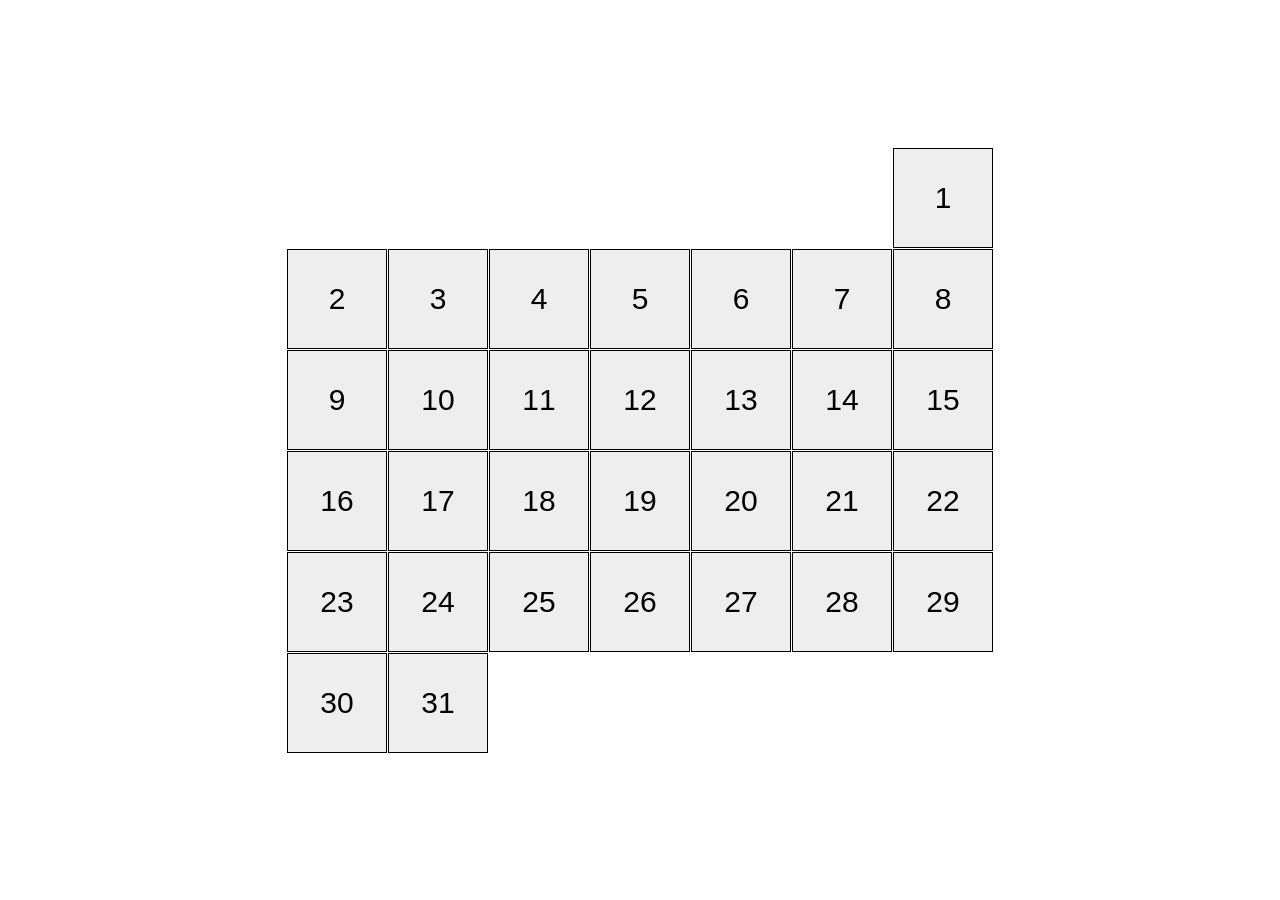
<file: index.html>
<!doctype html><html lang="en"><head><meta charset="utf-8"><meta name="viewport" content="width=device-width, initial-scale=1.0"><title>Calendar</title><link rel="stylesheet" href="index.058d3c4c.css"></head><body> <div class="calendar calendar--month-length-31 calendar--start-day-sun"> <div class="calendar__day"></div> <div class="calendar__day"></div> <div class="calendar__day"></div> <div class="calendar__day"></div> <div class="calendar__day"></div> <div class="calendar__day"></div> <div class="calendar__day"></div> <div class="calendar__day"></div> <div class="calendar__day"></div> <div class="calendar__day"></div> <div class="calendar__day"></div> <div class="calendar__day"></div> <div class="calendar__day"></div> <div class="calendar__day"></div> <div class="calendar__day"></div> <div class="calendar__day"></div> <div class="calendar__day"></div> <div class="calendar__day"></div> <div class="calendar__day"></div> <div class="calendar__day"></div> <div class="calendar__day"></div> <div class="calendar__day"></div> <div class="calendar__day"></div> <div class="calendar__day"></div> <div class="calendar__day"></div> <div class="calendar__day"></div> <div class="calendar__day"></div> <div class="calendar__day"></div> <div class="calendar__day"></div> <div class="calendar__day"></div> <div class="calendar__day"></div> <div class="calendar__day"></div> <div class="calendar__day"></div> <div class="calendar__day"></div> <div class="calendar__day"></div> <div class="calendar__day"></div> <div class="calendar__day"></div> <div class="calendar__day"></div> <div class="calendar__day"></div> <div class="calendar__day"></div> <div class="calendar__day"></div> <div class="calendar__day"></div> </div> </body></html>
</file>
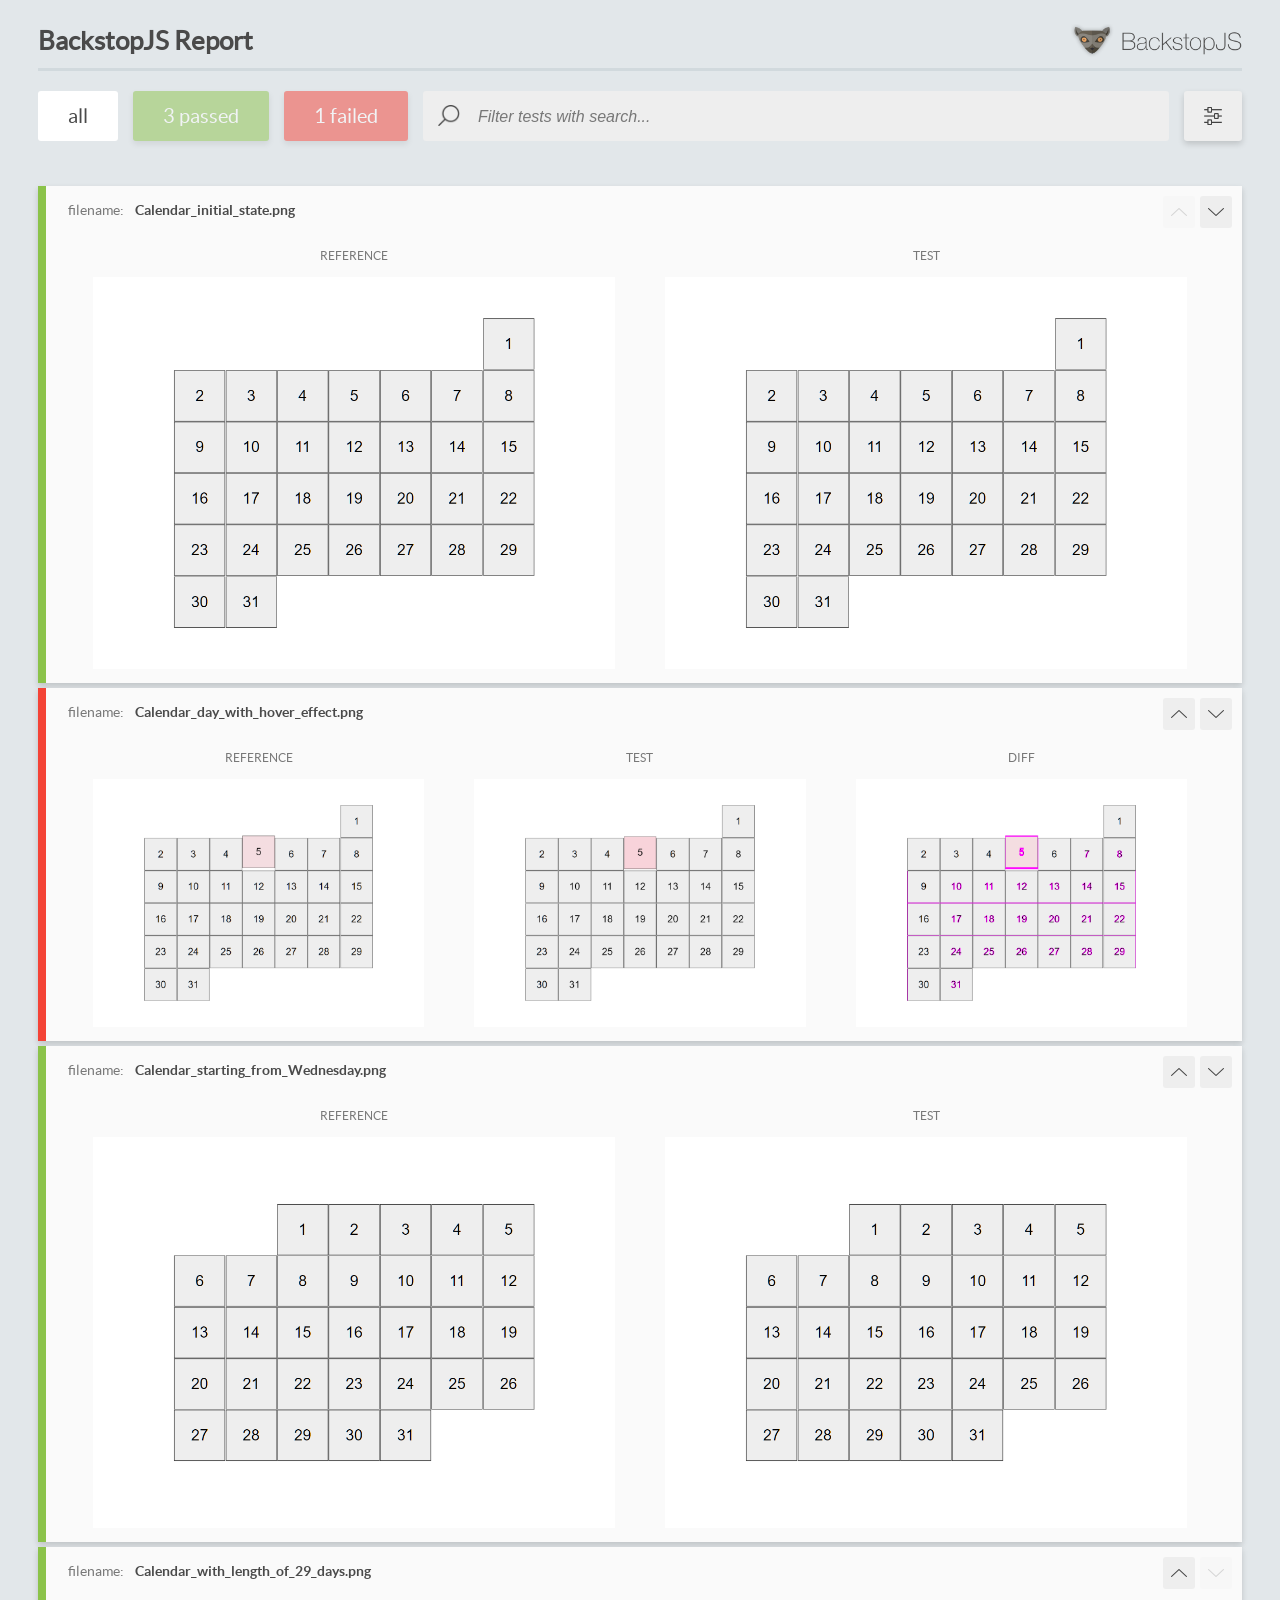
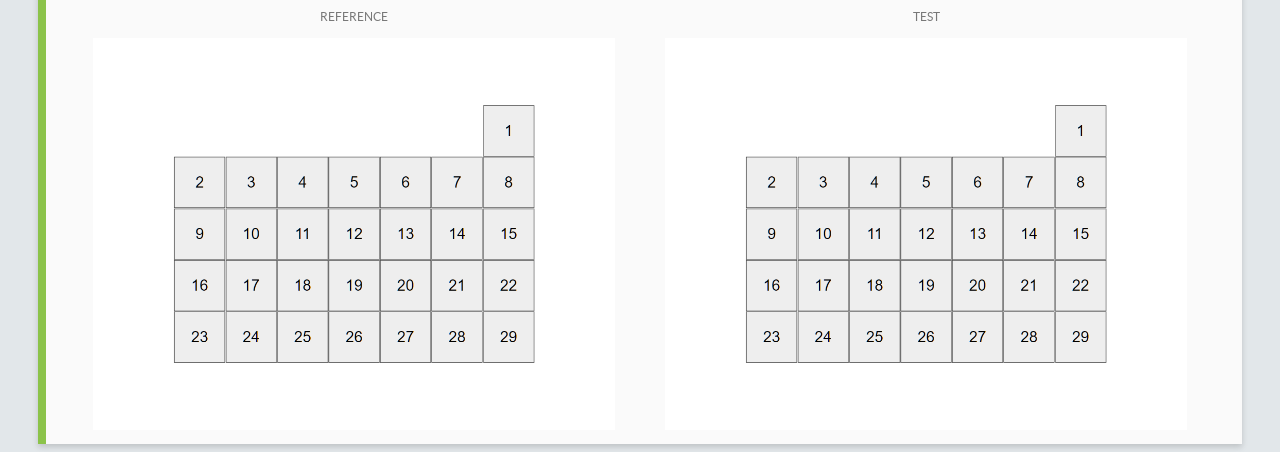
<file: report/html_report/index.html>
<!DOCTYPE html>
<html>
  <head>
    <meta charset="utf-8">
    <!-- Disable Cache -->
    <meta http-equiv="Cache-Control" content="no-cache, no-store, must-revalidate">
    <meta http-equiv="Pragma" content="no-cache">
    <meta http-equiv="Expires" content="0">

    <title>BackstopJS Report</title>

    <style>
      @font-face {
          font-family: 'latoregular';
          src: url('./assets/fonts/lato-regular-webfont.woff2') format('woff2'),
              url('./assets/fonts/lato-regular-webfont.woff') format('woff');
          font-weight: 400;
          font-style: normal;
      }
      @font-face {
          font-family: 'latobold';
          src: url('./assets/fonts/lato-bold-webfont.woff2') format('woff2'),
              url('./assets/fonts/lato-bold-webfont.woff') format('woff');
          font-weight: 700;
          font-style: normal;
      }

      .ReactModal__Body--open {
          overflow: hidden;
      }
      .ReactModal__Body--open .header {
        display: none;
      }

    </style>
  </head>
  <body style="background-color: #E2E7EA">
    <div id="root">

    </div>
    <script>
      function report (report) { // eslint-disable-line no-unused-vars
        window.tests = report;
      }
    </script>
    <script src="config.js"></script>
    <script src="index_bundle.js"></script>
  </body>
</html>
</file>
<file: index.058d3c4c.css>
.calendar__day:first-child:before{content:"1";font-family:Arial,sans-serif;font-size:30px;position:absolute;top:50%;left:50%;transform:translate(-50%,-50%)}.calendar__day:nth-child(2):before{content:"2";font-family:Arial,sans-serif;font-size:30px;position:absolute;top:50%;left:50%;transform:translate(-50%,-50%)}.calendar__day:nth-child(3):before{content:"3";font-family:Arial,sans-serif;font-size:30px;position:absolute;top:50%;left:50%;transform:translate(-50%,-50%)}.calendar__day:nth-child(4):before{content:"4";font-family:Arial,sans-serif;font-size:30px;position:absolute;top:50%;left:50%;transform:translate(-50%,-50%)}.calendar__day:nth-child(5):before{content:"5";font-family:Arial,sans-serif;font-size:30px;position:absolute;top:50%;left:50%;transform:translate(-50%,-50%)}.calendar__day:nth-child(6):before{content:"6";font-family:Arial,sans-serif;font-size:30px;position:absolute;top:50%;left:50%;transform:translate(-50%,-50%)}.calendar__day:nth-child(7):before{content:"7";font-family:Arial,sans-serif;font-size:30px;position:absolute;top:50%;left:50%;transform:translate(-50%,-50%)}.calendar__day:nth-child(8):before{content:"8";font-family:Arial,sans-serif;font-size:30px;position:absolute;top:50%;left:50%;transform:translate(-50%,-50%)}.calendar__day:nth-child(9):before{content:"9";font-family:Arial,sans-serif;font-size:30px;position:absolute;top:50%;left:50%;transform:translate(-50%,-50%)}.calendar__day:nth-child(10):before{content:"10";font-family:Arial,sans-serif;font-size:30px;position:absolute;top:50%;left:50%;transform:translate(-50%,-50%)}.calendar__day:nth-child(11):before{content:"11";font-family:Arial,sans-serif;font-size:30px;position:absolute;top:50%;left:50%;transform:translate(-50%,-50%)}.calendar__day:nth-child(12):before{content:"12";font-family:Arial,sans-serif;font-size:30px;position:absolute;top:50%;left:50%;transform:translate(-50%,-50%)}.calendar__day:nth-child(13):before{content:"13";font-family:Arial,sans-serif;font-size:30px;position:absolute;top:50%;left:50%;transform:translate(-50%,-50%)}.calendar__day:nth-child(14):before{content:"14";font-family:Arial,sans-serif;font-size:30px;position:absolute;top:50%;left:50%;transform:translate(-50%,-50%)}.calendar__day:nth-child(15):before{content:"15";font-family:Arial,sans-serif;font-size:30px;position:absolute;top:50%;left:50%;transform:translate(-50%,-50%)}.calendar__day:nth-child(16):before{content:"16";font-family:Arial,sans-serif;font-size:30px;position:absolute;top:50%;left:50%;transform:translate(-50%,-50%)}.calendar__day:nth-child(17):before{content:"17";font-family:Arial,sans-serif;font-size:30px;position:absolute;top:50%;left:50%;transform:translate(-50%,-50%)}.calendar__day:nth-child(18):before{content:"18";font-family:Arial,sans-serif;font-size:30px;position:absolute;top:50%;left:50%;transform:translate(-50%,-50%)}.calendar__day:nth-child(19):before{content:"19";font-family:Arial,sans-serif;font-size:30px;position:absolute;top:50%;left:50%;transform:translate(-50%,-50%)}.calendar__day:nth-child(20):before{content:"20";font-family:Arial,sans-serif;font-size:30px;position:absolute;top:50%;left:50%;transform:translate(-50%,-50%)}.calendar__day:nth-child(21):before{content:"21";font-family:Arial,sans-serif;font-size:30px;position:absolute;top:50%;left:50%;transform:translate(-50%,-50%)}.calendar__day:nth-child(22):before{content:"22";font-family:Arial,sans-serif;font-size:30px;position:absolute;top:50%;left:50%;transform:translate(-50%,-50%)}.calendar__day:nth-child(23):before{content:"23";font-family:Arial,sans-serif;font-size:30px;position:absolute;top:50%;left:50%;transform:translate(-50%,-50%)}.calendar__day:nth-child(24):before{content:"24";font-family:Arial,sans-serif;font-size:30px;position:absolute;top:50%;left:50%;transform:translate(-50%,-50%)}.calendar__day:nth-child(25):before{content:"25";font-family:Arial,sans-serif;font-size:30px;position:absolute;top:50%;left:50%;transform:translate(-50%,-50%)}.calendar__day:nth-child(26):before{content:"26";font-family:Arial,sans-serif;font-size:30px;position:absolute;top:50%;left:50%;transform:translate(-50%,-50%)}.calendar__day:nth-child(27):before{content:"27";font-family:Arial,sans-serif;font-size:30px;position:absolute;top:50%;left:50%;transform:translate(-50%,-50%)}.calendar__day:nth-child(28):before{content:"28";font-family:Arial,sans-serif;font-size:30px;position:absolute;top:50%;left:50%;transform:translate(-50%,-50%)}.calendar__day:nth-child(29):before{content:"29";font-family:Arial,sans-serif;font-size:30px;position:absolute;top:50%;left:50%;transform:translate(-50%,-50%)}.calendar__day:nth-child(30):before{content:"30";font-family:Arial,sans-serif;font-size:30px;position:absolute;top:50%;left:50%;transform:translate(-50%,-50%)}.calendar__day:nth-child(31):before{content:"31";font-family:Arial,sans-serif;font-size:30px;position:absolute;top:50%;left:50%;transform:translate(-50%,-50%)}.calendar__day:nth-child(32):before{content:"32";font-family:Arial,sans-serif;font-size:30px;position:absolute;top:50%;left:50%;transform:translate(-50%,-50%)}.calendar__day:nth-child(33):before{content:"33";font-family:Arial,sans-serif;font-size:30px;position:absolute;top:50%;left:50%;transform:translate(-50%,-50%)}.calendar__day:nth-child(34):before{content:"34";font-family:Arial,sans-serif;font-size:30px;position:absolute;top:50%;left:50%;transform:translate(-50%,-50%)}.calendar__day:nth-child(35):before{content:"35";font-family:Arial,sans-serif;font-size:30px;position:absolute;top:50%;left:50%;transform:translate(-50%,-50%)}.calendar__day:nth-child(36):before{content:"36";font-family:Arial,sans-serif;font-size:30px;position:absolute;top:50%;left:50%;transform:translate(-50%,-50%)}.calendar__day:nth-child(37):before{content:"37";font-family:Arial,sans-serif;font-size:30px;position:absolute;top:50%;left:50%;transform:translate(-50%,-50%)}.calendar__day:nth-child(38):before{content:"38";font-family:Arial,sans-serif;font-size:30px;position:absolute;top:50%;left:50%;transform:translate(-50%,-50%)}.calendar__day:nth-child(39):before{content:"39";font-family:Arial,sans-serif;font-size:30px;position:absolute;top:50%;left:50%;transform:translate(-50%,-50%)}.calendar__day:nth-child(40):before{content:"40";font-family:Arial,sans-serif;font-size:30px;position:absolute;top:50%;left:50%;transform:translate(-50%,-50%)}.calendar__day:nth-child(41):before{content:"41";font-family:Arial,sans-serif;font-size:30px;position:absolute;top:50%;left:50%;transform:translate(-50%,-50%)}.calendar__day:nth-child(42):before{content:"42";font-family:Arial,sans-serif;font-size:30px;position:absolute;top:50%;left:50%;transform:translate(-50%,-50%)}.calendar--month-length-28 .calendar__day:nth-child(n+29),.calendar--month-length-29 .calendar__day:nth-child(n+30),.calendar--month-length-30 .calendar__day:nth-child(n+31),.calendar--month-length-31 .calendar__day:nth-child(n+32){display:none}.calendar--start-day-mon .calendar__day:first-child{grid-column-start:1}.calendar--start-day-tue .calendar__day:first-child{grid-column-start:2}.calendar--start-day-wed .calendar__day:first-child{grid-column-start:3}.calendar--start-day-thu .calendar__day:first-child{grid-column-start:4}.calendar--start-day-fri .calendar__day:first-child{grid-column-start:5}.calendar--start-day-sat .calendar__day:first-child{grid-column-start:6}.calendar--start-day-sun .calendar__day:first-child{grid-column-start:7}body{justify-content:center;align-items:center;min-height:100vh;margin:0;font-family:Arial,Helvetica,sans-serif;display:flex}.calendar{grid-template-columns:repeat(7,100px);gap:1px;padding:10px;display:grid}.calendar__day{box-sizing:border-box;background-color:#eee;border:1px solid #000;width:100px;height:100px;transition:background-color .5s,transform .5s ease-in-out;position:relative}.calendar__day:hover{cursor:pointer;background-color:#ffbfcb;transform:translateY(-20px)}
/*# sourceMappingURL=index.058d3c4c.css.map */
</file>
